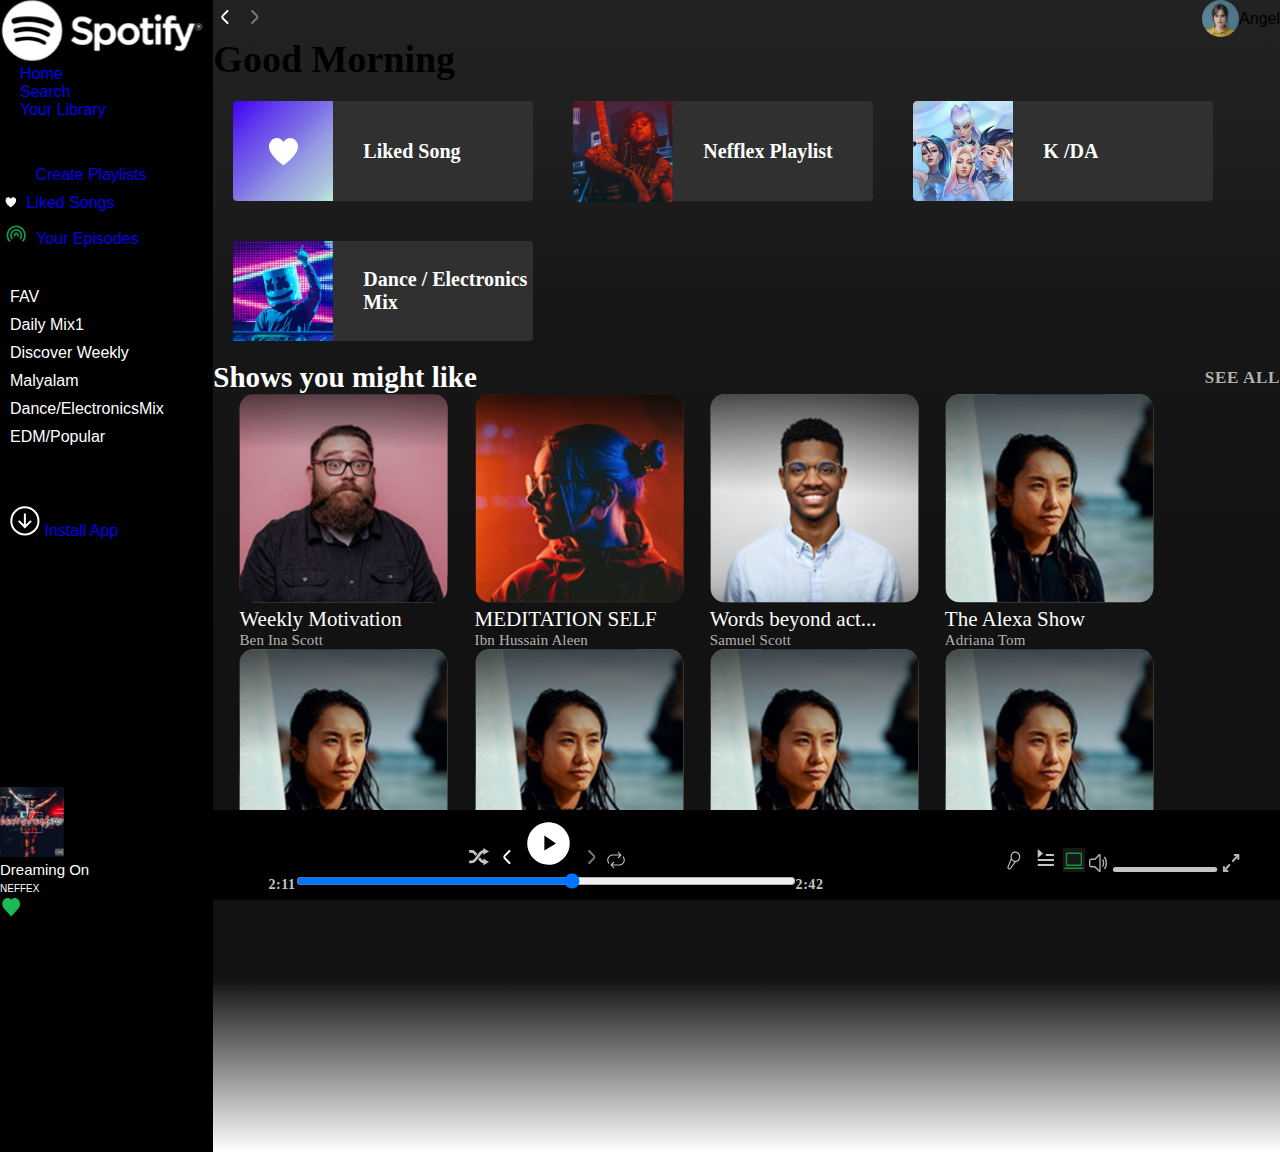
<file: index.html>
<!DOCTYPE html>
<html lang="en">
<head>
    <meta charset="UTF-8">
    <meta name="viewport" content="width=device-width, initial-scale=1.0">
    <title>Document</title>
    <link rel="stylesheet" href="style.css">
    <link rel="stylesheet" href="https://cdnjs.cloudflare.com/ajax/libs/font-awesome/6.4.2/css/all.min.css" integrity="sha512-z3gLpd7yknf1YoNbCzqRKc4qyor8gaKU1qmn+CShxbuBusANI9QpRohGBreCFkKxLhei6S9CQXFEbbKuqLg0DA==" crossorigin="anonymous" referrerpolicy="no-referrer" />
    <link href="https://cdn.jsdelivr.net/npm/bootstrap@5.0.2/dist/css/bootstrap.min.css" rel="stylesheet" integrity="sha384-EVSTQN3/azprG1Anm3QDgpJLIm9Nao0Yz1ztcQTwFspd3yD65VohhpuuCOmLASjC" crossorigin="anonymous">
</head>
<body>
<div id="container">
<div id="main">
<div id="sidebar">
    <div class="logo">
<img src="./assets/logo.svg" alt="logo">
    </div>
    <div class="navigation">
<ul>
    <li ><a href="#">
        <i class="fa-solid fa-house home"></i><span class="text-white">Home </span>
   </a></li>
   <li><a href="#"><i class="fa-solid fa-magnifying-glass search"></i><span class="text-white"> Search</span></a></li>
<li><a href="#"><i class="fa-solid fa-lines-leaning library"></i> <span class="text-white">Your Library </span></a></li>
<li class="playlist"><a href="#">
    <img src="./assets/plus sign.svg">
   <span class="text-white"> Create Playlists</span>
</a></li>
<li class="song"><a  href="#">
    <img src="./assets/Liked song.svg">
    <span class="text-white">Liked Songs  </span>
    
    </a></li>
    <li class="episodes"><a href="#">
        <img src="./assets/your favourite.svg">
       <span class="text-white"> Your Episodes  </span>
        </a></li>
        <li class="fav"><a href="#">FAV</a></li>
        <li class="weekly"><a href="#">Daily Mix1</a></li>
        <li class="weekly"><a href="#">Discover Weekly</a></li>
        <li class="weekly"><a href="#">Malyalam</a></li>
        <li class="weekly"><a href="#">Dance/ElectronicsMix</a></li>
        <li class="weekly"><a href="#">EDM/Popular</a></li>
        <li class="install"><a href="#"><img src="./assets/install.svg">
          <span class="ms-2 text-white"> Install App</span></a></li>
</ul>
    </div>
</div>
<div id="mainbar">
  <div class="upper">
    <div> <img src="./assets/left.svg">
    <img src="./assets/right.svg">
</div>
<div class="angel">
    <img src="./assets/icon.svg">
    <p class="me-4 px-2 text-center mt-3 text-white">Angel <i class="fa-solid fa-caret-down"></i></p>
</div>
</div> 
    <h2 class="mt-2 ms-3 text-white good">Good Morning</h2>
    <div class="list">
<div class="card1"><img src="./assets/heart2.svg"> Liked Song</div>
<div class="card1"><img src="./assets/nefflex.svg">Nefflex Playlist</div>
<div class="card1"><img src="./assets/kda.svg">K /DA</div>
<div class="card1"><img src="./assets/electronics.svg">Dance / Electronics Mix</div>
    </div>
    <div class="lower">
        <div><p class="show mt-2 ms-3">Shows you might like</p></div>
        <div><p class="me-4 px-2 text-center mt-3 see">SEE ALL</p></div>
    </div>
    <div class="playlist-1">
        <div >
            <img src="./assets/playlist-2.svg">
            <p class="eg1">Weekly Motivation</p>
            <p class="eg2">Ben Ina Scott</p>
        </div>
        
            
        
        <div>
            <img src="./assets/playlist-3.svg">
            <p class="eg1">MEDITATION SELF</p>
            <p class="eg2">Ibn Hussain Aleen</p>
        </div>
        
            
    
        <div>
            <img src="./assets/playlist-4.svg">
            <p class="eg1">Words beyond act...</p>
            <p class="eg2">Samuel Scott</p>
        </div>
       
            
        
        <div>
            <img src="./assets/playlist-5.svg">
            <p class="eg1">The Alexa Show</p>
            <p class="eg2">Adriana Tom</p>
        </div>
       
           
       
    
</div>
<div class="playlist-2">
<img src="./assets/playlist-5.svg">
<img src="./assets/playlist-5.svg">
<img src="./assets/playlist-5.svg">
<img src="./assets/playlist-5.svg">

</div>
</div>
<div id="player">
    <div class="footer d-flex align-items-center">
<div >
<img src="./assets/footer1.svg">

</div>
<div class="hold mx-3">
    Dreaming On<br><span class="justin">NEFFEX</span>
</div>
<img src="./assets/green heart.svg">

    </div>
    <div class="btm ">
<div>
        <img src="./assets/shuffle.svg">
<img src="./assets/left.svg">
<img src="./assets/grid.svg">
<img src="./assets/right.svg">
<img src="./assets/last.svg">
</div>
<div><span class="time">2:11</span><input class="eg5" type="range" min="10" step="10" max="100"><span class="time">2:42</span></div>
</div>
<div class="bar">
  <img src="./assets/microphone.svg">
  <img src="./assets/query.svg">
  <img src="./assets/laptop.svg">
  <img src="./assets/sound.svg">
  <img src="./assets/mini rectangle.svg">
  <img src="./assets/last arrow.svg">
</div>


</div>
    <script src="https://cdn.jsdelivr.net/npm/@popperjs/core@2.9.2/dist/umd/popper.min.js" integrity="sha384-IQsoLXl5PILFhosVNubq5LC7Qb9DXgDA9i+tQ8Zj3iwWAwPtgFTxbJ8NT4GN1R8p" crossorigin="anonymous"></script>
    <script src="https://cdn.jsdelivr.net/npm/bootstrap@5.0.2/dist/js/bootstrap.min.js" integrity="sha384-cVKIPhGWiC2Al4u+LWgxfKTRIcfu0JTxR+EQDz/bgldoEyl4H0zUF0QKbrJ0EcQF" crossorigin="anonymous"></script> 
</body>
</html>
</file>
<file: style.css>
* {
  margin: 0px;
  padding: 0px;
  font-family: Arial, Helvetica, sans-serif;
}

.navigation ul li a {
  text-decoration: none;
}
.navigation ul li {
  list-style-type: none;
}

#main {
  width: 100vw;
  height: 90vw;
  display: flex;
}
#sidebar {
  flex: 1;
  background-color: black;
   position: sticky;
  top:0px;
  left:0px; 
}
#mainbar {
  flex: 5;
  background: linear-gradient(180deg, #222222 0%, #1F1F1F 12%, #171717 26%, #161616 33%, #151515 36%, #131313 45%, #121212 55%, #121212 75%, #121212 85%, rgba(18, 18, 18, 0) 100%)
}
#container {
  display: flex;
  flex-direction: column;
  align-items: center;
}
#player {
  background-color:black;
  width: 100vw;
  height:10vh;
  position:fixed;
  bottom: 0px;
  left: 0px;
 
}
.home {
  padding-inline: 10px;
  margin-top: 30px;
  color: white;
}
.search {
  padding-inline: 10px;
  margin-top: 10px;
  color: white;
}
.library {
  padding-inline: 10px;
  margin-top: 10px;
  color: white;
}
.playlist > a > img {
  margin-top: 30px;
  color: white;
}
.song {
  margin-top: 10px;
}
.song > a > img {
  padding-inline: 5px;
}
.episodes {
  margin-top: 10px;
}
.episodes > a > img {
  padding-inline: 5px;
}
.fav {
  padding-inline: 10px;
  margin-top: 40px;
}
.fav > a {
  color: white;
}

.weekly {
  padding-inline: 10px;
  margin-top: 10px;
}
.install {
  padding-inline: 10px;
  margin-top: 60px;
}
.weekly > a {
  color: white;
}
.angel {
  display: flex;
  align-items: center;
}
.upper {
  display: flex;
  justify-content: space-between;
  align-items: center;
}
.card1 {
  width: 300px;
  height: 100px;
  background: #303030;
  border-radius: 4px;
  color: white;
  font-size: 20px;
  font-family: DM Sans;
  font-weight: 700;
  word-wrap: break-word;
  display: flex;
  align-items: center;
  margin: 20px;
}
.card1 > img {
  margin-right: 30px;
}
.list {
  display: flex;
  flex-wrap: wrap;
}
.show {
  color: white;
  font-size: 29px;
  font-family: DM Sans;
  font-weight: 700;
  word-wrap: break-word;
}
.lower {
    display: flex;
    justify-content: space-between;
    align-items: center;
  }
  .see{
    color: #B3B3B3;
font-size: 17px;
font-family: DM Sans;
font-weight: 700;
letter-spacing: 0.68px;
word-wrap: break-word
  }
  
.good {
  font-size: 38px;
  font-family: DM Sans;
  font-weight: 700;
  word-wrap: break-word;
}
 .playlist-1{
    display: flex;
    flex-wrap: wrap;
    justify-content: space-evenly;
    margin-right: 100px;;
    
} 
.eg1{
  color: white;
  font-size: 21px;
  font-family: DM Sans;
  font-weight: 500;
  word-wrap: break-word
}
.eg2{
  color: #B3B3B3;
font-size: 15px;
font-family: DM Sans;
font-weight: 500;
letter-spacing: 0.15px;
word-wrap: break-word
}
   .playlist-2{
    display:flex;
    flex-wrap: wrap;
    justify-content: space-evenly;
    margin-right: 100px;;
   }
   .eg3{
    color: white;
font-size: 18px;
font-family: DM Sans;
font-weight: 700;
/* margin-top: 10px; */
   }
   .eg4{
    color: #B3B3B3;
font-size: 15px;
font-family: DM Sans;
font-weight: 700;
   }
   #player{
display: flex;
align-items: center;

   }
.line>img{
  margin-left: 0px;
}
.time{
  color: #C4C4C4;
font-size: 14px;
font-family: DM Sans;
font-weight: 700;
letter-spacing: 0.56px;
}
.btm{
  display: flex;
  justify-content: center;
  align-items: center;
  flex-direction: column;
  margin:auto;
} 
.eg5{
  width:500px;
  

  }
  .bar{
    margin-right: 40px;
    margin-top: 5px;
  }
  .listen{
    position: absolute;
    bottom:0px;
  }
  .pop{
    margin-top: 70px;
    margin-left: 20px;
  }
  .crd>p{
    color: white;
font-size: 13px;
font-weight: 500;
  }
  .crd>h1{
    color: white;
    font-size: 60px;
    font-weight: 900;
  
  }
  .spotify{
    color: white;
font-size: 15px;
font-weight: 700;

  }
  .likes{
    color: white;
font-size: 13px;

font-weight: 400;

  }
  .abc1{
    margin-right: 180px;
    margin-left: 100px;
  }
 .date{
  margin-right: 250px;
  
}
  .we{
    color: white;
    font-size: 13px;
    font-weight: 400;
  }
  .dua{
    color: white;
font-size: 10px;
font-weight: 400;
  }
.moon{
  color: white;
font-size: 14px;
font-weight: 400;

}


  .added{
    text-decoration: line-through;
  }
  .abc{
    color: white;
font-size: 12px;
font-weight: 400;
  }
  .nostal{
    padding-inline: 200px;
  }
  .chinese{
    color: white;
font-size: 14px;
font-weight: 400;
margin-left: 90px;
  }
  .abc2{
    margin-left: 0px;
    color: white;
font-size: 15px;
font-weight: 400;
  }


  .box{
    display:flex;
    justify-content: space-between;
    align-items: center;
    margin-inline: 25px;

  }
  .timer{
    display:flex;
 align-items: center;
 margin-right: 15px;
  }
  .two{
    color: white;
font-size: 15px;
font-weight: 400;
  }
  .num{
    color: white;
font-size: 13px;
font-weight: 100;
display:flex;
align-items: center;
margin-inline: 5px;
  }
  .hold{
    color: white;
font-size: 15px;
font-weight: 400;

  }
  .justin{
    color: white;
font-size: 10px;
font-weight: 100;

  }
  #mainbar-2 {
    flex: 5;
    background: linear-gradient(180deg, #90AEA7 0%, black 100%)
  }
  .section{
    opacity: 0.65; 
    background: black;
  }
  .shadow{
    background-color: #121212;
    opacity:0.95;
  }
  .block{
     opacity: 0.4;
    background:black; 
    border-radius: 2px
  }
</file>
